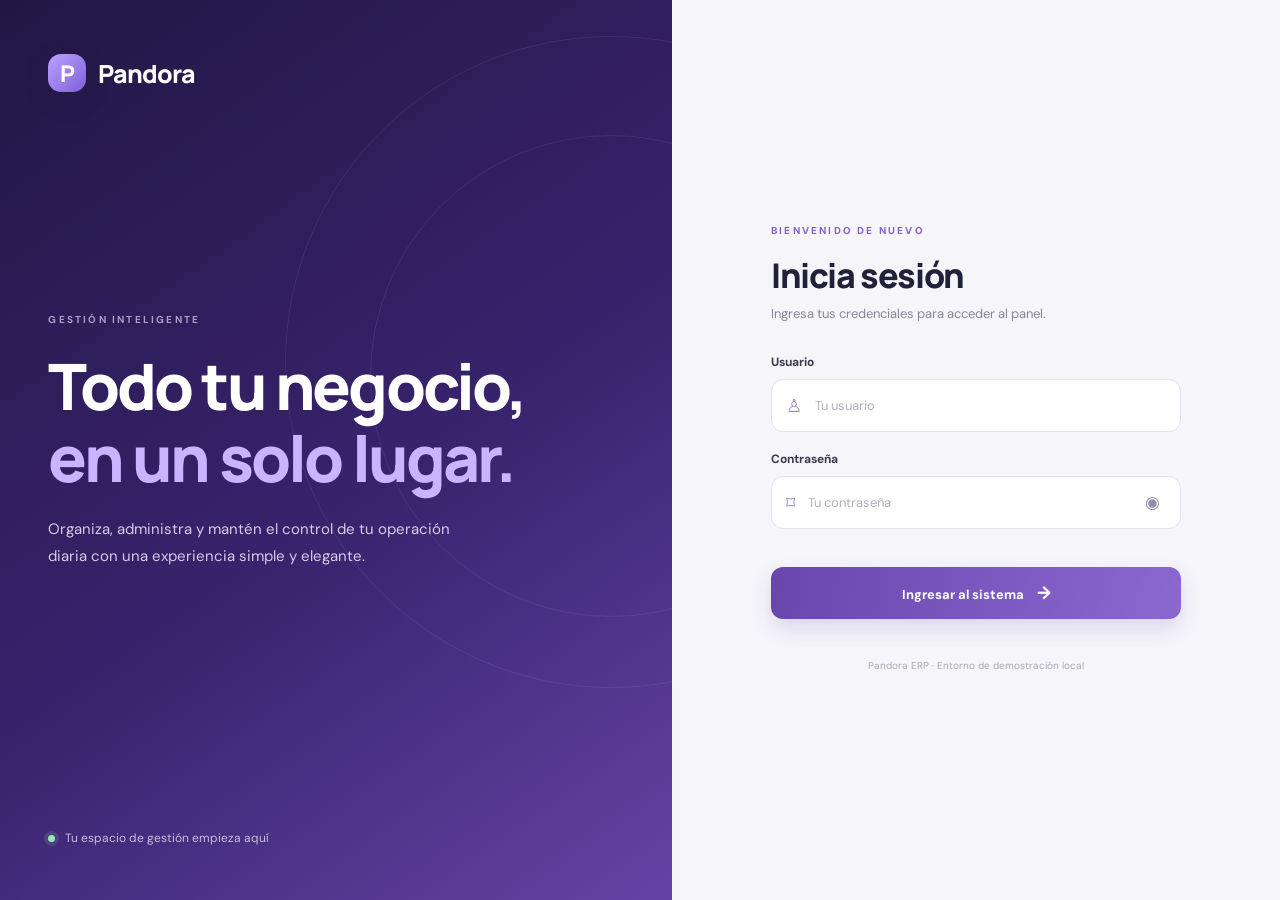
<file: index.html>
<!DOCTYPE html>
<html lang="es">

<head>
  <meta charset="UTF-8">
  <meta name="viewport" content="width=device-width, initial-scale=1.0">
  <title>Pandora | Acceso</title>
  <link rel="preconnect" href="https://fonts.googleapis.com">
  <link rel="preconnect" href="https://fonts.gstatic.com" crossorigin>
  <link
    href="https://fonts.googleapis.com/css2?family=DM+Sans:wght@400;500;600;700&family=Manrope:wght@400;500;600;700;800&display=swap"
    rel="stylesheet">
  <link rel="stylesheet" href="Login/login.css">
  <script src="Login/login.js" defer></script>
</head>

<body class="login-body">
  <main class="login-layout">
    <section class="login-visual">
      <div class="brand brand-light"><span class="brand-mark">P</span><span>Pandora</span></div>
      <div class="visual-copy">
        <span class="eyebrow">GESTIÓN INTELIGENTE</span>
        <h1>Todo tu negocio,<br><em>en un solo lugar.</em></h1>
        <p>Organiza, administra y mantén el control de tu operación diaria con una experiencia simple y elegante.</p>
      </div>
      <div class="visual-footer"><span class="visual-dot"></span> Tu espacio de gestión empieza aquí</div>
      <div class="visual-orb orb-one"></div>
      <div class="visual-orb orb-two"></div>
    </section>
    <section class="login-panel">
      <div class="login-card">
        <div class="mobile-brand brand"><span class="brand-mark">P</span><span>Pandora</span></div>
        <span class="eyebrow accent">BIENVENIDO DE NUEVO</span>
        <h2>Inicia sesión</h2>
        <p class="login-subtitle">Ingresa tus credenciales para acceder al panel.</p>
        <form id="loginForm">
          <label for="username">Usuario</label>
          <div class="field-wrap"><span class="field-icon">♙</span><input id="username" name="username"
              autocomplete="username" placeholder="Tu usuario" required></div>
          <label for="password">Contraseña</label>
          <div class="field-wrap"><span class="field-icon">⌑</span><input id="password" name="password" type="password"
              autocomplete="current-password" placeholder="Tu contraseña" required><button type="button"
              class="password-toggle" id="togglePassword" aria-label="Mostrar contraseña">◉</button></div>
          <p class="login-error" id="loginError" role="alert"></p>
          <button class="login-button" type="submit">Ingresar al sistema <span>→</span></button>
        </form>
       
        <p class="login-legal">Pandora ERP · Entorno de demostración local</p>
      </div>
    </section>
  </main>
</body>

</html>
</file>
<file: Login/login.css>
.login-body {
    margin: 0;
    min-height: 100vh;
    font-family: 'DM Sans', sans-serif;
    background: #f6f5fa;
    color: #22213a
}

.login-layout {
    min-height: 100vh;
    display: grid;
    grid-template-columns: 1.05fr .95fr
}

.login-visual {
    position: relative;
    overflow: hidden;
    background: linear-gradient(145deg, #211744 0%, #38236d 55%, #6543a5 100%);
    padding: 54px 7.2%;
    color: white;
    display: flex;
    flex-direction: column;
    justify-content: space-between
}

.brand {
    display: flex;
    align-items: center;
    gap: 12px;
    font: 800 25px Manrope, sans-serif;
    letter-spacing: -1px;
    color: #27213f;
    text-decoration: none
}

.brand-light {
    color: white;
    position: relative;
    z-index: 2
}

.brand-mark {
    width: 38px;
    height: 38px;
    border-radius: 13px;
    background: linear-gradient(135deg, #bba1ff, #8060d8);
    display: grid;
    place-items: center;
    color: white;
    font: 800 23px Manrope;
    box-shadow: 0 8px 22px #21174455
}

.visual-copy {
    position: relative;
    z-index: 2;
    max-width: 520px;
    margin-top: -30px
}

.eyebrow {
    font-size: 10px;
    font-weight: 700;
    letter-spacing: 2.2px;
    color: #aaa1c4
}

.visual-copy h1 {
    font: 800 clamp(40px, 5vw, 66px)/1.12 Manrope, sans-serif;
    letter-spacing: -2.8px;
    margin: 22px 0
}

.visual-copy h1 em {
    font-style: normal;
    color: #c9b5ff
}

.visual-copy p {
    font-size: 15px;
    line-height: 1.8;
    color: #d4cde6;
    max-width: 430px
}

.visual-footer {
    position: relative;
    z-index: 2;
    font-size: 12px;
    color: #c8bddf;
    display: flex;
    align-items: center;
    gap: 10px
}

.visual-dot,
.schedule-dot {
    width: 7px;
    height: 7px;
    border-radius: 50%;
    background: #9be4bd;
    box-shadow: 0 0 0 4px #9be4bd22
}

.visual-orb {
    position: absolute;
    border: 1px solid #ffffff13;
    border-radius: 50%;
    pointer-events: none
}

.orb-one {
    width: 480px;
    height: 480px;
    right: -180px;
    top: 15%
}

.orb-two {
    width: 650px;
    height: 650px;
    right: -265px;
    top: 4%
}

.login-panel {
    display: grid;
    place-items: center;
    padding: 42px
}

.login-card {
    width: min(100%, 410px)
}

.mobile-brand {
    display: none;
    margin-bottom: 42px
}

.accent {
    color: #8060c8
}

.login-card h2 {
    font: 800 34px Manrope, sans-serif;
    letter-spacing: -1.3px;
    margin: 13px 0 7px
}

.login-subtitle {
    font-size: 13px;
    color: #89869a;
    margin: 0 0 32px
}

.login-card form label {
    display: block;
    font-size: 12px;
    font-weight: 700;
    margin: 19px 0 9px;
    color: #3c3851
}

.field-wrap {
    height: 51px;
    border: 1px solid #e5e1ed;
    border-radius: 12px;
    background: white;
    display: flex;
    align-items: center;
    padding: 0 14px;
    gap: 11px;
    transition: .2s
}

.field-wrap:focus-within {
    border-color: #9475d6;
    box-shadow: 0 0 0 4px #9475d61a
}

.field-icon {
    color: #9a8ab9;
    font-size: 18px
}

.field-wrap input {
    border: 0;
    outline: 0;
    flex: 1;
    min-width: 0;
    font: 13px 'DM Sans';
    color: #302b45;
    background: transparent
}

.field-wrap input::placeholder {
    color: #b3afbf
}

.password-toggle {
    border: 0;
    background: none;
    color: #958da7;
    cursor: pointer;
    font-size: 17px
}

.login-button {
    width: 100%;
    height: 52px;
    margin-top: 26px;
    border: 0;
    border-radius: 12px;
    background: linear-gradient(100deg, #6847ad, #8b68cf);
    color: white;
    font: 700 13px 'DM Sans';
    cursor: pointer;
    box-shadow: 0 9px 20px #7758b633;
    transition: .2s
}

.login-button:hover {
    transform: translateY(-2px);
    box-shadow: 0 12px 24px #7758b644
}

.login-button span {
    margin-left: 10px;
    font-size: 18px
}

.login-error {
    min-height: 16px;
    margin: 8px 0 -12px;
    color: #c64e65;
    font-size: 12px
}

.demo-credentials {
    display: flex;
    align-items: center;
    gap: 13px;
    padding: 14px;
    margin-top: 24px;
    border: 1px solid #e9e3f3;
    background: #faf8fd;
    border-radius: 12px
}

.credential-icon {
    width: 32px;
    height: 32px;
    border-radius: 10px;
    background: #eee7fb;
    color: #7857bd;
    display: grid;
    place-items: center
}

.demo-credentials strong {
    font-size: 11px
}

.demo-credentials p {
    font-size: 10px;
    color: #888398;
    margin: 4px 0 0
}

.demo-credentials b {
    color: #51456e
}

.login-legal {
    text-align: center;
    font-size: 10px;
    color: #aaa6b4;
    margin-top: 40px
}

@media(max-width:760px) {
    .login-layout {
        grid-template-columns: 1fr
    }

    .login-visual {
        display: none
    }

    .login-panel {
        padding: 28px 22px
    }

    .mobile-brand {
        display: flex
    }

    .login-card h2 {
        font-size: 30px
    }
}
</file>
<file: assets/css/app.css>
* {
    box-sizing: border-box
}

body {
    margin: 0;
    font-family: 'DM Sans', sans-serif;
    color: #29253d;
    background: #f7f6fa
}

.app-shell {
    min-height: 100vh;
    display: flex
}

.sidebar {
    width: 252px;
    flex-shrink: 0;
    background: #211a3c;
    color: #fff;
    padding: 29px 18px 20px;
    display: flex;
    flex-direction: column;
    min-height: 100vh
}

.sidebar-brand {
    color: #fff;
    padding: 0 12px 38px
}

.sidebar-brand .brand-mark {
    width: 35px;
    height: 35px
}

.workspace-label,
.nav-label {
    font-size: 9px;
    letter-spacing: 1.6px;
    color: #8f87a8;
    font-weight: 700;
    padding: 0 12px 12px
}

.workspace-card {
    display: flex;
    align-items: center;
    gap: 10px;
    padding: 12px;
    background: #ffffff0c;
    border: 1px solid #ffffff12;
    border-radius: 12px;
    margin-bottom: 33px
}

.workspace-icon {
    width: 32px;
    height: 32px;
    border-radius: 10px;
    background: #7256ae;
    display: grid;
    place-items: center;
    font-size: 17px
}

.workspace-card strong,
.workspace-card small {
    display: block
}

.workspace-card strong {
    font-size: 11px
}

.workspace-card small {
    font-size: 9px;
    color: #aaa2bd;
    margin-top: 3px
}

.workspace-chevron {
    margin-left: auto;
    color: #a69bbd
}

.nav-label {
    margin-bottom: 8px
}

.side-nav {
    display: grid;
    gap: 7px
}

.nav-item {
    height: 45px;
    border: 0;
    background: transparent;
    border-radius: 10px;
    color: #bcb5ce;
    display: flex;
    align-items: center;
    gap: 13px;
    padding: 0 13px;
    text-align: left;
    font: 600 12px 'DM Sans';
    cursor: pointer;
    transition: .2s
}

.nav-item:hover {
    background: #ffffff0b;
    color: white
}

.nav-item.active {
    background: linear-gradient(100deg, #7557b6, #5a438e);
    color: white;
    box-shadow: 0 7px 17px #110d2440
}

.nav-icon {
    font-size: 18px;
    width: 17px;
    text-align: center
}

.nav-arrow {
    margin-left: auto;
    font-size: 19px;
    opacity: .7
}

.sidebar-bottom {
    margin-top: auto
}

.help-card {
    border: 1px solid #ffffff17;
    background: #ffffff09;
    border-radius: 12px;
    padding: 15px;
    margin-bottom: 21px
}

.help-symbol {
    color: #c2aaff;
    font-size: 18px;
    margin-bottom: 8px
}

.help-card strong {
    font-size: 11px
}

.help-card p {
    font-size: 10px;
    line-height: 1.6;
    color: #a9a1bb;
    margin: 6px 0 0
}

.sidebar-version {
    display: flex;
    justify-content: space-between;
    padding: 0 5px;
    color: #847b9e;
    font-size: 9px;
    letter-spacing: 1px
}

.sidebar-version span {
    letter-spacing: 0
}

.main-area {
    flex: 1;
    min-width: 0
}

.topbar {
    height: 82px;
    background: #fff;
    border-bottom: 1px solid #efedf3;
    display: flex;
    align-items: center;
    justify-content: space-between;
    padding: 0 43px
}

.breadcrumb {
    font-size: 10px;
    color: #a19bad
}

.breadcrumb span {
    padding: 0 8px;
    color: #c9c5d0
}

.breadcrumb b {
    color: #514a64;
    font-weight: 600
}

.topbar-date {
    font-size: 11px;
    color: #8e899b;
    margin-top: 6px
}

.topbar-right {
    display: flex;
    align-items: center;
    gap: 25px
}

.schedule-chip {
    display: flex;
    align-items: center;
    gap: 9px;
    font-size: 11px;
    color: #777187;
    padding: 9px 12px;
    background: #faf9fc;
    border: 1px solid #efedf3;
    border-radius: 9px
}

.schedule-chip b {
    font-size: 10px;
    color: #514568;
    margin-left: 3px;
    font-variant-numeric: tabular-nums
}

.profile-wrap {
    position: relative
}

.profile-button {
    display: flex;
    align-items: center;
    gap: 10px;
    border: 0;
    background: transparent;
    cursor: pointer;
    text-align: left
}

.avatar {
    width: 36px;
    height: 36px;
    display: grid;
    place-items: center;
    border-radius: 12px;
    background: #eee8fa;
    color: #7356b2;
    font-weight: 800;
    font-size: 13px
}

.profile-info strong,
.profile-info small {
    display: block
}

.profile-info strong {
    font-size: 11px;
    color: #3d3850
}

.profile-info small {
    font-size: 9px;
    color: #9c97a8;
    margin-top: 3px
}

.profile-chevron {
    color: #928ba0;
    margin-left: 4px
}

.profile-menu {
    position: absolute;
    right: 0;
    top: 51px;
    width: 190px;
    padding: 8px;
    background: white;
    border: 1px solid #eeeaf3;
    border-radius: 12px;
    box-shadow: 0 14px 35px #2b20401c;
    z-index: 20
}

.hidden {
    display: none !important
}

.profile-menu-user {
    padding: 9px 10px 12px;
    border-bottom: 1px solid #f0edf4
}

.profile-menu-user strong,
.profile-menu-user small {
    display: block
}

.profile-menu-user strong {
    font-size: 11px
}

.profile-menu-user small {
    font-size: 10px;
    color: #9a94a6;
    margin-top: 4px
}

.profile-menu button {
    width: 100%;
    border: 0;
    background: white;
    text-align: left;
    padding: 10px;
    border-radius: 8px;
    color: #bd5365;
    font: 600 11px 'DM Sans';
    cursor: pointer
}

.profile-menu button:hover {
    background: #fff4f5
}

.profile-menu button span {
    margin-right: 8px
}

.mobile-menu {
    display: none
}

.content-area {
    max-width: 1440px;
    margin: auto;
    padding: 35px 43px 20px
}

.welcome-strip {
    display: flex;
    align-items: center;
    justify-content: space-between;
    margin-bottom: 28px
}

.eyebrow {
    font-size: 9px;
    letter-spacing: 1.8px;
    font-weight: 700
}

.accent {
    color: #8a69c7
}

.welcome-strip h1 {
    font: 800 29px Manrope, sans-serif;
    letter-spacing: -1px;
    margin: 7px 0 5px;
    color: #302943
}

.welcome-strip p {
    font-size: 12px;
    color: #9690a2;
    margin: 0
}

.welcome-decoration {
    display: flex;
    align-items: center;
    gap: 12px;
    color: #a29bad;
    font-size: 10px
}

.decoration-circle {
    width: 48px;
    height: 48px;
    border-radius: 16px;
    background: linear-gradient(135deg, #eee8fa, #ded3f2);
    display: grid;
    place-items: center;
    color: #8061bd;
    font: 800 21px Manrope
}

.module-content {
    min-height: 380px
}

.app-footer {
    display: flex;
    justify-content: space-between;
    border-top: 1px solid #eeebf2;
    padding-top: 17px;
    margin-top: 34px;
    color: #aaa5b2;
    font-size: 9px
}

.app-footer b {
    color: #8d6bc8
}

.loading-state {
    padding: 50px;
    text-align: center;
    color: #9a94a6;
    font-size: 12px
}

.module-heading {
    display: flex;
    justify-content: space-between;
    align-items: center;
    margin-bottom: 17px
}

.module-heading h2 {
    font: 700 15px Manrope;
    margin: 0;
    color: #383149
}

.module-heading p {
    font-size: 10px;
    color: #a09aaa;
    margin: 5px 0 0
}

.surface-card {
    background: #fff;
    border: 1px solid #eeebf2;
    border-radius: 15px;
    box-shadow: 0 5px 18px #32264d08;
    overflow: hidden
}

.table-toolbar {
    padding: 17px 20px;
    display: flex;
    justify-content: space-between;
    align-items: center;
    border-bottom: 1px solid #f0edf4
}

.table-caption {
    font-size: 10px;
    color: #9993a4
}

.table-caption strong {
    color: #554b69
}

.data-table {
    width: 100%;
    border-collapse: collapse;
    text-align: left
}

.data-table th {
    background: #7658b2;
    color: #fff;
    font-size: 10px;
    font-weight: 700;
    letter-spacing: .2px;
    padding: 14px 20px
}

.data-table td {
    padding: 15px 20px;
    border-bottom: 1px solid #f1eef4;
    font-size: 11px;
    color: #615b6e
}

.data-table tr:last-child td {
    border-bottom: 0
}

.data-table tbody tr:hover {
    background: #fcfbfe
}

.row-number {
    color: #aaa3b4 !important;
    width: 70px
}

.item-name {
    font-weight: 700;
    color: #39334b !important
}

.action-group {
    display: flex;
    gap: 7px
}

.action-btn {
    border: 1px solid #e9e4f0;
    background: #fff;
    border-radius: 7px;
    padding: 7px 10px;
    font: 600 10px 'DM Sans';
    cursor: pointer;
    transition: .15s
}

.edit-btn {
    color: #7658b2
}

.edit-btn:hover {
    background: #f4effb;
    border-color: #d9cbed
}

.delete-btn {
    color: #c05c6c
}

.delete-btn:hover {
    background: #fff3f4;
    border-color: #f1cdd3
}

.empty-state {
    text-align: center;
    padding: 48px 15px;
    color: #a29bad;
    font-size: 11px
}

.empty-icon {
    font-size: 25px;
    color: #b5a3d5;
    margin-bottom: 10px
}

.primary-btn {
    border: 0;
    border-radius: 9px;
    background: linear-gradient(100deg, #7152b1, #8a68c8);
    color: #fff;
    padding: 11px 16px;
    font: 700 11px 'DM Sans';
    cursor: pointer;
    box-shadow: 0 6px 14px #7758b626;
    transition: .2s
}

.primary-btn:hover {
    transform: translateY(-1px);
    box-shadow: 0 9px 18px #7758b633
}

.primary-btn span {
    font-size: 16px;
    margin-right: 7px;
    vertical-align: -1px
}

.modal-backdrop {
    position: fixed;
    inset: 0;
    background: #211a3c80;
    display: grid;
    place-items: center;
    padding: 20px;
    z-index: 50;
    backdrop-filter: blur(3px)
}

.modal {
    width: min(100%, 430px);
    background: #fff;
    border-radius: 17px;
    box-shadow: 0 25px 70px #1d153c44;
    overflow: hidden;
    animation: modalIn .18s ease-out
}

@keyframes modalIn {
    from {
        opacity: 0;
        transform: translateY(8px) scale(.99)
    }

    to {
        opacity: 1;
        transform: none
    }
}

.modal-header {
    padding: 22px 24px 16px;
    border-bottom: 1px solid #f0edf4;
    display: flex;
    justify-content: space-between;
    align-items: flex-start
}

.modal-header h3 {
    font: 800 17px Manrope;
    margin: 0;
    color: #332c47
}

.modal-header p {
    font-size: 10px;
    color: #9993a4;
    margin: 5px 0 0
}

.modal-close {
    border: 0;
    background: #f5f2f8;
    color: #81798f;
    width: 29px;
    height: 29px;
    border-radius: 8px;
    font-size: 17px;
    cursor: pointer
}

.modal-form {
    padding: 21px 24px 23px
}

.modal-form label {
    display: block;
    font-size: 10px;
    font-weight: 700;
    color: #514a61;
    margin: 0 0 8px
}

.modal-form input,
.modal-form select {
    width: 100%;
    height: 43px;
    border: 1px solid #e7e2ed;
    border-radius: 9px;
    padding: 0 12px;
    outline: 0;
    font: 11px 'DM Sans';
    color: #403950;
    background: #fff;
    margin-bottom: 17px
}

.modal-form input:focus,
.modal-form select:focus {
    border-color: #9475d6;
    box-shadow: 0 0 0 3px #9475d61a
}

.modal-actions {
    display: flex;
    justify-content: flex-end;
    gap: 8px;
    margin-top: 4px
}

.secondary-btn {
    border: 1px solid #e8e3ed;
    background: #fff;
    border-radius: 9px;
    padding: 10px 15px;
    color: #817a8e;
    font: 600 10px 'DM Sans';
    cursor: pointer
}

.toast {
    position: fixed;
    right: 25px;
    bottom: 25px;
    background: #2d2544;
    color: #fff;
    padding: 13px 17px;
    border-radius: 10px;
    box-shadow: 0 10px 30px #20163c33;
    font-size: 11px;
    z-index: 100;
    animation: modalIn .2s
}

.toast.success:before {
    content: '✓';
    color: #9de0b8;
    margin-right: 9px
}

@media(max-width:850px) {
    .sidebar {
        width: 220px
    }

    .topbar {
        padding: 0 22px
    }

    .content-area {
        padding: 28px 22px
    }

    .welcome-decoration {
        display: none
    }
}

@media(max-width:650px) {
    .sidebar {
        position: fixed;
        z-index: 40;
        left: -260px;
        top: 0;
        bottom: 0;
        transition: left .2s
    }

    .sidebar.open {
        left: 0;
        box-shadow: 12px 0 40px #20163c33
    }

    .topbar {
        height: 70px;
        padding: 0 15px
    }

    .mobile-menu {
        display: block;
        border: 0;
        background: #f4f1f8;
        border-radius: 8px;
        width: 32px;
        height: 32px;
        color: #66518d;
        margin-right: 10px
    }

    .topbar-left {
        display: flex;
        align-items: center
    }

    .topbar-right {
        gap: 8px
    }

    .schedule-chip {
        padding: 8px;
        font-size: 0;
        gap: 6px
    }

    .schedule-chip b {
        font-size: 9px
    }

    .profile-info,
    .profile-chevron {
        display: none
    }

    .content-area {
        padding: 24px 15px
    }

    .welcome-strip h1 {
        font-size: 25px
    }

    .module-heading {
        align-items: flex-start;
        gap: 12px
    }

    .primary-btn {
        white-space: nowrap;
        padding: 10px 12px
    }

    .data-table th,
    .data-table td {
        padding: 12px 10px;
        font-size: 9px
    }

    .action-group {
        gap: 4px
    }

    .action-btn {
        padding: 6px 7px;
        font-size: 9px
    }

    .table-toolbar {
        padding: 13px
    }

    .app-footer {
        font-size: 8px
    }

    .app-footer span:last-child {
        display: none
    }
}

.sidebar-brand {
    text-decoration: none;
    border-bottom: none;
}
</file>
